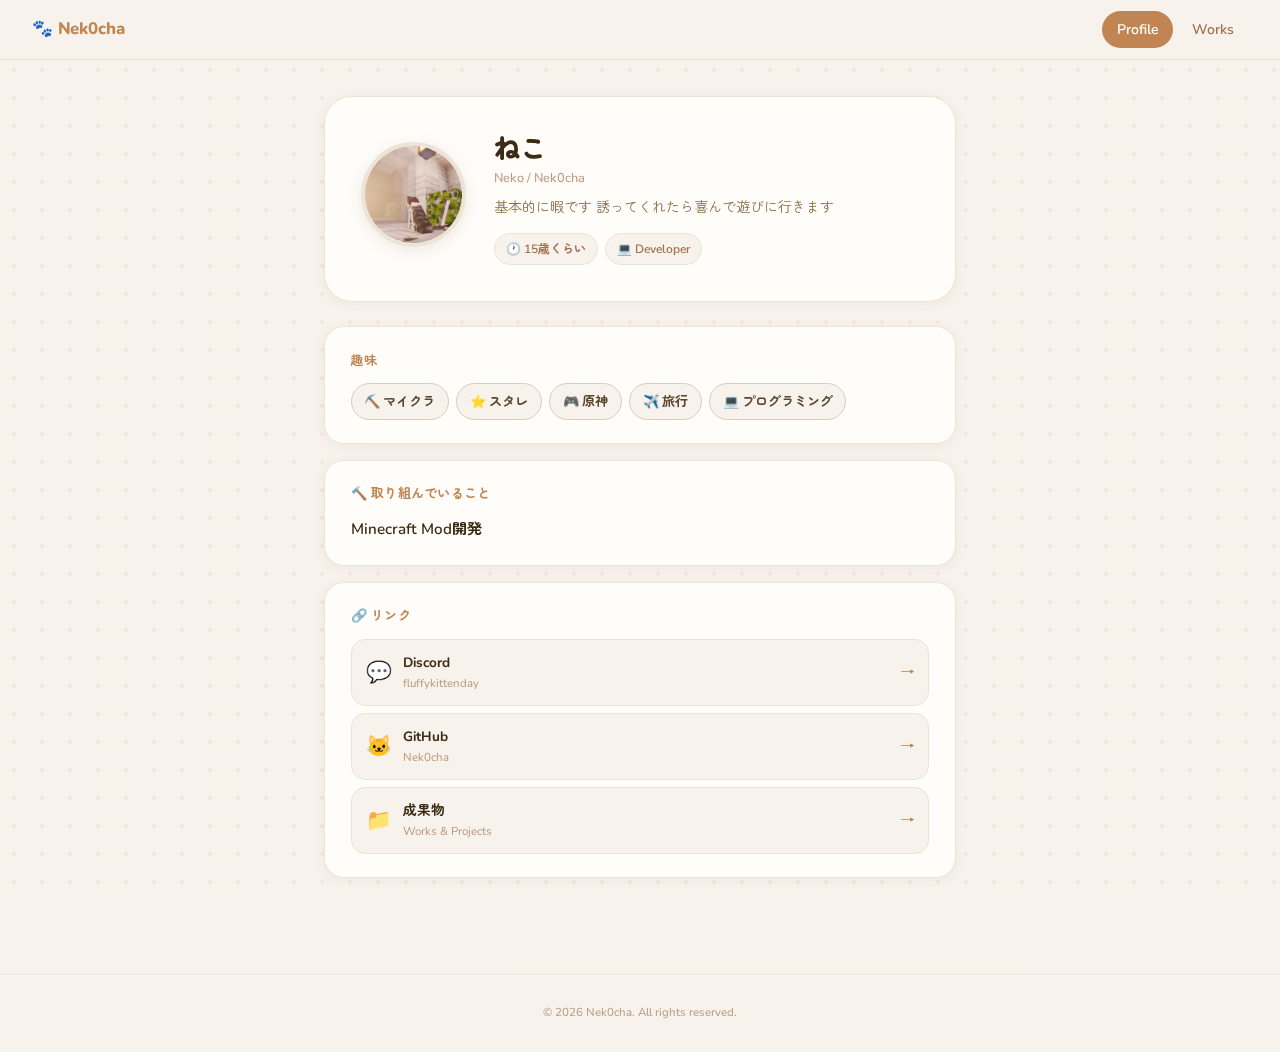
<file: index.html>
<!DOCTYPE html>
<html lang="ja">
<head>
  <meta charset="UTF-8">
  <meta name="viewport" content="width=device-width, initial-scale=1.0">
  <title>Neko - Profile</title>
  <meta name="description" content="ねこ / Nek0cha のプロフィールサイト">
  <!-- OGP -->
  <meta property="og:title" content="Neko - Profile">
  <meta property="og:description" content="ねこ / Nek0cha のプロフィールサイト">
  <meta property="og:type" content="website">
  <meta property="og:image" content="https://ny4n.net/icon.webp">
  <meta property="og:site_name" content="Nek0cha">
  <meta name="twitter:card" content="summary">
  <meta name="twitter:title" content="Neko - Profile">
  <meta name="twitter:description" content="ねこ / Nek0cha のプロフィールサイト">
  <meta name="twitter:image" content="https://ny4n.net/icon.webp">
  <link rel="icon" href="favicon.ico" type="image/x-icon">
  <link rel="stylesheet" href="style.css">
  <link rel="preconnect" href="https://fonts.googleapis.com">
  <link rel="preconnect" href="https://fonts.gstatic.com" crossorigin>
  <link href="https://fonts.googleapis.com/css2?family=Nunito:wght@400;500;600;700;800&family=Zen+Maru+Gothic:wght@400;500;700&display=swap" rel="stylesheet">
</head>
<body>
  <div class="bg-pattern"></div>

  <nav class="navbar">
    <div class="nav-brand">🐾 Nek0cha</div>
    <div class="nav-links">
      <a href="./" class="nav-link active">Profile</a>
      <a href="./works/" class="nav-link">Works</a>
    </div>
  </nav>

  <main class="main-container">
    <!-- Hero Section -->
    <section class="hero-section">
      <div class="hero-card">
        <div class="avatar-wrapper">
          <img src="icon.webp" alt="Neko" class="avatar">
        </div>
        <div class="hero-info">
          <h1 class="hero-name">
            <span class="name-main">ねこ</span>
            <span class="name-sub">Neko / Nek0cha</span>
          </h1>
          <p class="hero-tagline">基本的に暇です 誘ってくれたら喜んで遊びに行きます</p>
          <div class="hero-badges">
            <span class="badge">🕐 15歳くらい</span>
            <span class="badge">💻 Developer</span>
          </div>
        </div>
      </div>
    </section>

    <!-- Info Cards -->
    <section class="cards-grid">
      <!-- 趣味 -->
      <div class="info-card">
        <h3 class="card-title">趣味</h3>
        <div class="card-content">
          <div class="hobby-tags">
            <span class="hobby-tag">⛏️ マイクラ</span>
            <span class="hobby-tag">⭐ スタレ</span>
            <span class="hobby-tag">🎮 原神</span>
            <span class="hobby-tag">✈️ 旅行</span>
            <span class="hobby-tag">💻 プログラミング</span>
          </div>
        </div>
      </div>

      <!-- 取り組み -->
      <div class="info-card">
        <h3 class="card-title">🔨 取り組んでいること</h3>
        <div class="card-content">
          <p class="activity-text">Minecraft Mod開発</p>
        </div>
      </div>

      <!-- リンク -->
      <div class="info-card card-links">
        <h3 class="card-title">🔗 リンク</h3>
        <div class="card-content">
          <a href="https://discord.gg/dSEc7TXW" target="_blank" rel="noopener" class="link-item">
            <span class="link-emoji">💬</span>
            <div class="link-info">
              <span class="link-label">Discord</span>
              <span class="link-value">fluffykittenday</span>
            </div>
            <span class="link-arrow">→</span>
          </a>
          <a href="https://github.com/Nek0cha" target="_blank" rel="noopener" class="link-item">
            <span class="link-emoji">🐱</span>
            <div class="link-info">
              <span class="link-label">GitHub</span>
              <span class="link-value">Nek0cha</span>
            </div>
            <span class="link-arrow">→</span>
          </a>
          <a href="./works/" class="link-item">
            <span class="link-emoji">📁</span>
            <div class="link-info">
              <span class="link-label">成果物</span>
              <span class="link-value">Works & Projects</span>
            </div>
            <span class="link-arrow">→</span>
          </a>
        </div>
      </div>
    </section>
  </main>

  <footer class="footer">
    <p>&copy; 2026 Nek0cha. All rights reserved.</p>
  </footer>

  <script src="script.js"></script>
</body>
</html>
</file>
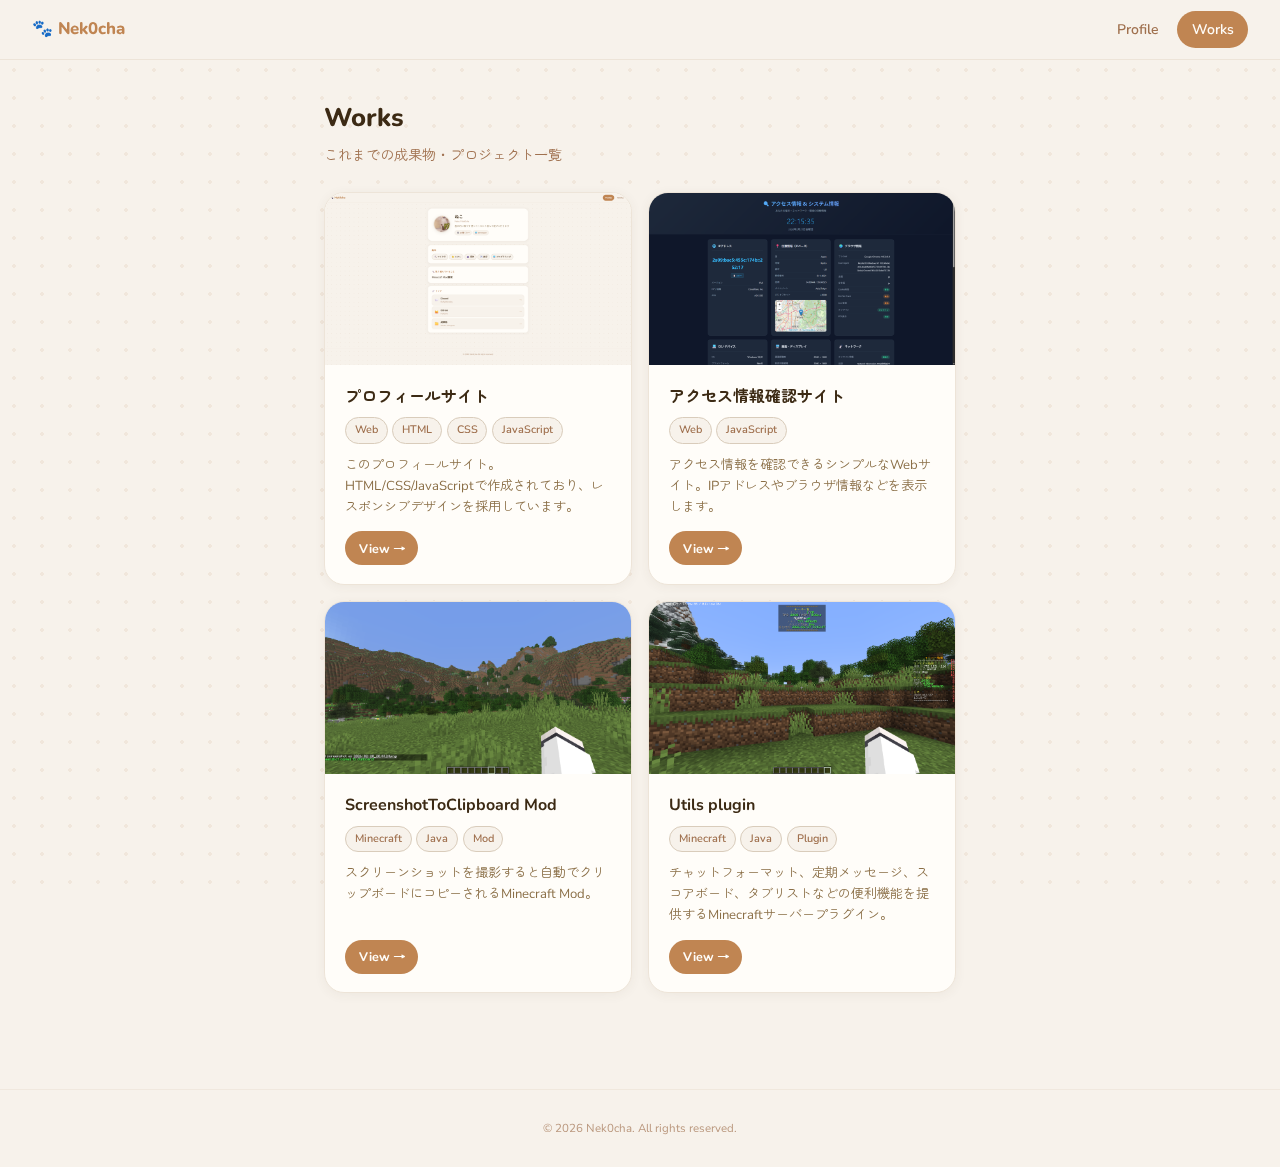
<file: works/index.html>
<!DOCTYPE html>
<html lang="ja">
<head>
  <meta charset="UTF-8">
  <meta name="viewport" content="width=device-width, initial-scale=1.0">
  <title>Neko - Works</title>
  <meta name="description" content="ねこ / Nek0cha の成果物・プロジェクト一覧">
  <!-- OGP -->
  <meta property="og:title" content="Neko - Works">
  <meta property="og:description" content="ねこ / Nek0cha の成果物・プロジェクト一覧">
  <meta property="og:type" content="website">
  <meta property="og:image" content="https://ny4n.net/icon.webp">
  <meta property="og:site_name" content="Nek0cha">
  <meta name="twitter:card" content="summary">
  <meta name="twitter:title" content="Neko - Works">
  <meta name="twitter:description" content="ねこ / Nek0cha の成果物・プロジェクト一覧">
  <meta name="twitter:image" content="https://ny4n.net/icon.webp">
  <link rel="icon" href="../favicon.ico" type="image/x-icon">
  <link rel="stylesheet" href="../style.css">
  <link rel="preconnect" href="https://fonts.googleapis.com">
  <link rel="preconnect" href="https://fonts.gstatic.com" crossorigin>
  <link href="https://fonts.googleapis.com/css2?family=Nunito:wght@400;500;600;700;800&family=Zen+Maru+Gothic:wght@400;500;700&display=swap" rel="stylesheet">
</head>
<body>
  <div class="bg-pattern"></div>

  <nav class="navbar">
    <div class="nav-brand">🐾 Nek0cha</div>
    <div class="nav-links">
      <a href="../" class="nav-link">Profile</a>
      <a href="./" class="nav-link active">Works</a>
    </div>
  </nav>

  <main class="main-container">
    <section class="works-header">
      <h1>Works</h1>
      <p>これまでの成果物・プロジェクト一覧</p>
    </section>

    <section class="works-grid" id="works-grid">
      <!-- 
        成果物を追加するには、下の worksData 配列にオブジェクトを追加してください。
        カードは JavaScript で自動生成されます。
      -->
    </section>
  </main>

  <footer class="footer">
    <p>&copy; 2026 Nek0cha. All rights reserved.</p>
  </footer>

  <script src="../script.js"></script>
  <script>
    // =============================================
    // 成果物データ — ここに追加してください
    // =============================================
    const worksData = [
      // --- サンプル ---
      {
        title: "プロフィールサイト",
        description: "このプロフィールサイト。HTML/CSS/JavaScriptで作成されており、レスポンシブデザインを採用しています。",
        image: "../assets/profilepage.png",                  // 画像パス（nullまたは""ならNO IMAGE表示）
        link: "https://github.com/Nek0cha/ProfileSite",                    // リンクURL
        tags: ["Web", "HTML", "CSS", "JavaScript"]   // タグ（任意）
      },
      {
        title: "アクセス情報確認サイト",
        description: "アクセス情報を確認できるシンプルなWebサイト。IPアドレスやブラウザ情報などを表示します。",
        image: "../assets/infopage.png",                  // 画像パス（nullまたは""ならNO IMAGE表示）
        link: "https://info.neko-devs.net/",                    // リンクURL
        tags: ["Web", "JavaScript"]   // タグ（任意）
      },
      {
        title: "ScreenshotToClipboard Mod",
        description: "スクリーンショットを撮影すると自動でクリップボードにコピーされるMinecraft Mod。",
        image: "../assets/sstoclip.png",                  // 画像パス（nullまたは""ならNO IMAGE表示）
        link: "https://github.com/Nek0cha/ScreenshotToClipboard",                    // リンクURL
        tags: ["Minecraft", "Java", "Mod"]   // タグ（任意）
      },
      {
        title: "Utils plugin",
        description: "チャットフォーマット、定期メッセージ、スコアボード、タブリストなどの便利機能を提供するMinecraftサーバープラグイン。",
        image: "../assets/utilsplugin.png",                  // 画像パス（nullまたは""ならNO IMAGE表示）
        link: "https://github.com/Nek0cha/UtilsPlugin",                    // リンクURL
        tags: ["Minecraft", "Java", "Plugin"]   // タグ（任意）
      },
      // --- ここに成果物を追加 ---
      // {
      //   title: "プロジェクト名",
      //   description: "説明文をここに書く",
      //   image: "images/project.png",  // 画像パス or null
      //   link: "https://example.com",  // リンク先
      //   tags: ["タグ1", "タグ2"]
      // },
    ];

    renderWorks(worksData);
  </script>
</body>
</html>
</file>
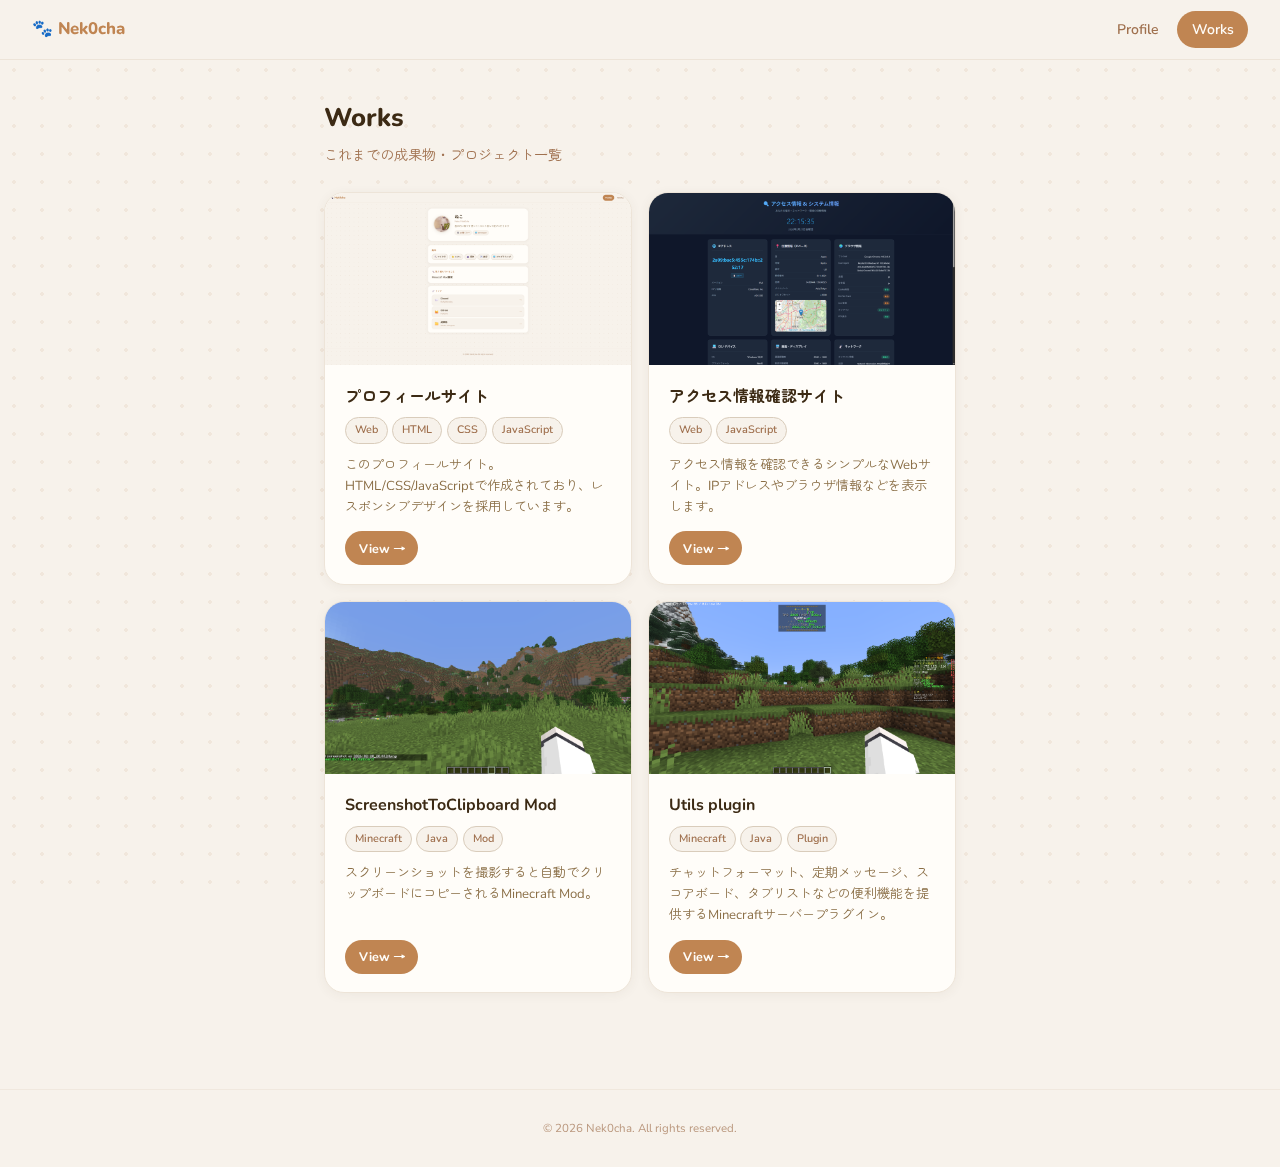
<file: works.html>
<!DOCTYPE html>
<html lang="ja">
<head>
  <meta charset="UTF-8">
  <meta name="viewport" content="width=device-width, initial-scale=1.0">
  <title>Neko - Works</title>
  <link rel="icon" href="favicon.ico" type="image/x-icon">
  <link rel="stylesheet" href="style.css">
  <link rel="preconnect" href="https://fonts.googleapis.com">
  <link rel="preconnect" href="https://fonts.gstatic.com" crossorigin>
  <link href="https://fonts.googleapis.com/css2?family=Nunito:wght@400;500;600;700;800&family=Zen+Maru+Gothic:wght@400;500;700&display=swap" rel="stylesheet">
</head>
<body>
  <div class="bg-pattern"></div>

  <nav class="navbar">
    <div class="nav-brand">🐾 Nek0cha</div>
    <div class="nav-links">
      <a href="index.html" class="nav-link">Profile</a>
      <a href="works.html" class="nav-link active">Works</a>
    </div>
  </nav>

  <main class="main-container">
    <section class="works-header">
      <h1>Works</h1>
      <p>これまでの成果物・プロジェクト一覧</p>
    </section>

    <section class="works-grid" id="works-grid">
      <!-- 
        成果物を追加するには、下の worksData 配列にオブジェクトを追加してください。
        カードは JavaScript で自動生成されます。
      -->
    </section>
  </main>

  <footer class="footer">
    <p>&copy; 2026 Nek0cha. All rights reserved.</p>
  </footer>

  <script src="script.js"></script>
  <script>
    // =============================================
    // 成果物データ — ここに追加してください
    // =============================================
    const worksData = [
      // --- サンプル ---
      {
        title: "プロフィールサイト",
        description: "このプロフィールサイト。HTML/CSS/JavaScriptで作成されており、レスポンシブデザインを採用しています。",
        image: "assets/profilepage.png",                  // 画像パス（nullまたは""ならNO IMAGE表示）
        link: "https://github.com/Nek0cha/ProfileSite",                    // リンクURL
        tags: ["Web", "HTML", "CSS", "JavaScript"]   // タグ（任意）
      },
      {
        title: "アクセス情報確認サイト",
        description: "アクセス情報を確認できるシンプルなWebサイト。IPアドレスやブラウザ情報などを表示します。",
        image: "assets/infopage.png",                  // 画像パス（nullまたは""ならNO IMAGE表示）
        link: "https://info.neko-devs.net/",                    // リンクURL
        tags: ["Web", "JavaScript"]   // タグ（任意）
      },
      {
        title: "ScreenshotToClipboard Mod",
        description: "スクリーンショットを撮影すると自動でクリップボードにコピーされるMinecraft Mod。",
        image: "assets/sstoclip.png",                  // 画像パス（nullまたは""ならNO IMAGE表示）
        link: "https://github.com/Nek0cha/ScreenshotToClipboard",                    // リンクURL
        tags: ["Minecraft", "Java", "Mod"]   // タグ（任意）
      },
      {
        title: "Utils plugin",
        description: "チャットフォーマット、定期メッセージ、スコアボード、タブリストなどの便利機能を提供するMinecraftサーバープラグイン。",
        image: "assets/utilsplugin.png",                  // 画像パス（nullまたは""ならNO IMAGE表示）
        link: "https://github.com/Nek0cha/UtilsPlugin",                    // リンクURL
        tags: ["Minecraft", "Java", "Plugin"]   // タグ（任意）
      },
      // --- ここに成果物を追加 ---
      // {
      //   title: "プロジェクト名",
      //   description: "説明文をここに書く",
      //   image: "images/project.png",  // 画像パス or null
      //   link: "https://example.com",  // リンク先
      //   tags: ["タグ1", "タグ2"]
      // },
    ];

    renderWorks(worksData);
  </script>
</body>
</html>
</file>
<file: style.css>
/* =========================================================
   おしゃれ Cat & Wood — Warm Profile Theme
   =========================================================
   Inspired by: Notion (余白), Muji (ナチュラル), Pinterest (カード)
   Color story : 猫の毛色 × 木目 × クリーム
   ========================================================= */

/* ---------- Reset ---------- */
*,
*::before,
*::after {
  margin: 0;
  padding: 0;
  box-sizing: border-box;
}

:root {
  /* ── Palette ── */
  --cream:        #F7F2EB;
  --cream-light:  #FBF8F4;
  --latte:        #EDE4D8;
  --sand:         #D9CCBB;
  --caramel:      #C08552;
  --caramel-light:#D4A574;
  --toffee:       #A0714F;
  --wood:         #8B6F47;
  --bark:         #5C452E;
  --espresso:     #3C2A14;

  --dot-color:    rgba(192, 133, 82, 0.10);
  --dot-size:     2px;
  --dot-gap:      28px;

  --card-bg:      #FFFDF9;
  --card-border:  #EDE4D8;
  --card-shadow:  0 2px 12px rgba(92, 69, 46, 0.06);
  --card-shadow-hover: 0 6px 24px rgba(92, 69, 46, 0.10);

  --radius-sm:  10px;
  --radius-md:  14px;
  --radius-lg:  20px;
  --radius-xl:  28px;
  --radius-full: 9999px;

  --ease: cubic-bezier(0.4, 0, 0.2, 1);
}

html { scroll-behavior: smooth; }

body {
  font-family: 'Nunito', 'Zen Maru Gothic', -apple-system, BlinkMacSystemFont, sans-serif;
  background-color: var(--cream);
  color: var(--espresso);
  line-height: 1.7;
  min-height: 100vh;
  overflow-x: hidden;
  -webkit-font-smoothing: antialiased;
}

/* ---------- Background Pattern (polka dots) ---------- */
.bg-pattern {
  position: fixed;
  inset: 0;
  z-index: 0;
  pointer-events: none;
  background-image:
    radial-gradient(circle, var(--dot-color) var(--dot-size), transparent var(--dot-size));
  background-size: var(--dot-gap) var(--dot-gap);
  background-position: 0 0;
}

/* ---------- Navbar ---------- */
.navbar {
  position: fixed;
  top: 0;
  left: 0;
  right: 0;
  z-index: 100;
  display: flex;
  align-items: center;
  justify-content: space-between;
  padding: 0 2rem;
  height: 60px;
  background: rgba(247, 242, 235, 0.85);
  backdrop-filter: blur(16px) saturate(1.4);
  -webkit-backdrop-filter: blur(16px) saturate(1.4);
  border-bottom: 1px solid var(--latte);
}

.nav-brand {
  font-size: 1.05rem;
  font-weight: 800;
  color: var(--caramel);
  letter-spacing: -0.01em;
}

.nav-links {
  display: flex;
  gap: 0.25rem;
}

.nav-link {
  position: relative;
  padding: 0.4rem 0.9rem;
  color: var(--toffee);
  text-decoration: none;
  font-size: 0.875rem;
  font-weight: 600;
  border-radius: var(--radius-full);
  transition: all 0.2s var(--ease);
}

.nav-link:hover {
  color: var(--espresso);
  background: rgba(192, 133, 82, 0.08);
}

.nav-link.active {
  color: var(--card-bg);
  background: var(--caramel);
}

/* ---------- Main Container ---------- */
.main-container {
  position: relative;
  z-index: 1;
  max-width: 680px;
  margin: 0 auto;
  padding: 96px 1.5rem 3rem;
}

/* =========================================================
   Hero Card
   ========================================================= */
.hero-section {
  margin-bottom: 1.5rem;
}

.hero-card {
  display: flex;
  align-items: center;
  gap: 1.75rem;
  padding: 2.25rem;
  background: var(--card-bg);
  border: 1px solid var(--card-border);
  border-radius: var(--radius-xl);
  box-shadow: var(--card-shadow);
  animation: pop-in 0.5s var(--ease) both;
}

/* ── Avatar ── */
.avatar-wrapper {
  position: relative;
  flex-shrink: 0;
}

.avatar {
  width: 105px;
  height: 105px;
  border-radius: 50%;
  object-fit: cover;
  border: 4px solid var(--latte);
  box-shadow: 0 4px 16px rgba(92, 69, 46, 0.10);
  transition: transform 0.4s var(--ease), border-color 0.3s;
}

.avatar:hover {
  transform: scale(1.05) rotate(-3deg);
  border-color: var(--caramel-light);
}

/* ── Hero Info ── */
.hero-info {
  min-width: 0;
}

.hero-name {
  display: flex;
  flex-direction: column;
  gap: 0.1rem;
  margin-bottom: 0.4rem;
}

.name-main {
  font-size: 1.65rem;
  font-weight: 800;
  color: var(--espresso);
  line-height: 1.25;
}

.name-sub {
  font-size: 0.8rem;
  color: var(--toffee);
  font-weight: 500;
  opacity: 0.7;
}

.hero-tagline {
  font-size: 0.88rem;
  color: var(--wood);
  margin-bottom: 0.85rem;
}

.hero-badges {
  display: flex;
  gap: 0.4rem;
  flex-wrap: wrap;
}

.badge {
  display: inline-flex;
  align-items: center;
  gap: 0.3rem;
  padding: 0.3rem 0.7rem;
  font-size: 0.75rem;
  font-weight: 600;
  border-radius: var(--radius-full);
  background: var(--cream);
  color: var(--toffee);
  border: 1px solid var(--latte);
}

/* =========================================================
   Info Cards
   ========================================================= */
.cards-grid {
  display: grid;
  gap: 1rem;
}

.info-card {
  padding: 1.4rem 1.6rem;
  background: var(--card-bg);
  border: 1px solid var(--card-border);
  border-radius: var(--radius-lg);
  box-shadow: var(--card-shadow);
  transition: box-shadow 0.3s var(--ease), transform 0.3s var(--ease);
  animation: pop-in 0.5s var(--ease) both;
}

.info-card:nth-child(1) { animation-delay: 0.06s; }
.info-card:nth-child(2) { animation-delay: 0.12s; }
.info-card:nth-child(3) { animation-delay: 0.18s; }

.info-card:hover {
  box-shadow: var(--card-shadow-hover);
  transform: translateY(-3px);
}

.card-title {
  font-size: 0.82rem;
  font-weight: 700;
  color: var(--caramel);
  margin-bottom: 0.7rem;
  letter-spacing: 0.02em;
}

/* ── Hobby Tags ── */
.hobby-tags {
  display: flex;
  flex-wrap: wrap;
  gap: 0.45rem;
}

.hobby-tag {
  display: inline-flex;
  align-items: center;
  gap: 0.25rem;
  padding: 0.4rem 0.8rem;
  font-size: 0.82rem;
  font-weight: 600;
  background: var(--cream);
  border: 1px solid var(--sand);
  border-radius: var(--radius-full);
  color: var(--bark);
  transition: all 0.2s var(--ease);
  cursor: default;
}

.hobby-tag:hover {
  background: var(--latte);
  border-color: var(--caramel-light);
  transform: translateY(-2px);
}

/* ── Activity ── */
.activity-text {
  font-size: 0.95rem;
  font-weight: 600;
  color: var(--espresso);
}

/* ── Links ── */
.card-links .card-content {
  display: flex;
  flex-direction: column;
  gap: 0.45rem;
}

.link-item {
  display: flex;
  align-items: center;
  gap: 0.7rem;
  padding: 0.7rem 0.9rem;
  background: var(--cream);
  border: 1px solid var(--latte);
  border-radius: var(--radius-md);
  text-decoration: none;
  color: inherit;
  transition: all 0.2s var(--ease);
}

.link-item:hover {
  background: var(--latte);
  border-color: var(--caramel-light);
  transform: translateX(4px);
}

.link-emoji {
  font-size: 1.3rem;
  line-height: 1;
  flex-shrink: 0;
}

.link-info {
  display: flex;
  flex-direction: column;
  min-width: 0;
  flex: 1;
}

.link-label {
  font-size: 0.85rem;
  font-weight: 700;
  color: var(--espresso);
}

.link-value {
  font-size: 0.72rem;
  color: var(--toffee);
  opacity: 0.7;
  white-space: nowrap;
  overflow: hidden;
  text-overflow: ellipsis;
}

.link-arrow {
  font-size: 0.9rem;
  color: var(--caramel);
  flex-shrink: 0;
  transition: transform 0.2s var(--ease);
}

.link-item:hover .link-arrow {
  transform: translateX(3px);
}

/* =========================================================
   Works Page
   ========================================================= */
.works-header {
  margin-bottom: 1.5rem;
  animation: pop-in 0.5s var(--ease) both;
}

.works-header h1 {
  font-size: 1.6rem;
  font-weight: 800;
  color: var(--espresso);
  margin-bottom: 0.3rem;
}

.works-header p {
  color: var(--toffee);
  font-size: 0.88rem;
}

.works-grid {
  display: grid;
  grid-template-columns: repeat(auto-fill, minmax(300px, 1fr));
  gap: 1rem;
}

.work-card {
  background: var(--card-bg);
  border: 1px solid var(--card-border);
  border-radius: var(--radius-lg);
  overflow: hidden;
  box-shadow: var(--card-shadow);
  transition: all 0.3s var(--ease);
  display: flex;
  flex-direction: column;
  animation: pop-in 0.5s var(--ease) both;
}

.work-card:nth-child(1) { animation-delay: 0.04s; }
.work-card:nth-child(2) { animation-delay: 0.08s; }
.work-card:nth-child(3) { animation-delay: 0.12s; }
.work-card:nth-child(4) { animation-delay: 0.16s; }
.work-card:nth-child(5) { animation-delay: 0.20s; }
.work-card:nth-child(6) { animation-delay: 0.24s; }

.work-card:hover {
  box-shadow: var(--card-shadow-hover);
  transform: translateY(-5px);
}

.work-card-image {
  position: relative;
  width: 100%;
  aspect-ratio: 16 / 9;
  background: var(--latte);
  overflow: hidden;
}

.work-card-image img {
  width: 100%;
  height: 100%;
  object-fit: cover;
  transition: transform 0.5s var(--ease);
}

.work-card:hover .work-card-image img {
  transform: scale(1.05);
}

.work-card-noimage {
  width: 100%;
  height: 100%;
  display: flex;
  flex-direction: column;
  align-items: center;
  justify-content: center;
  gap: 0.4rem;
  color: var(--sand);
  background:
    radial-gradient(circle, var(--dot-color) var(--dot-size), transparent var(--dot-size));
  background-size: 20px 20px;
}

.work-card-noimage svg {
  opacity: 0.35;
  color: var(--toffee);
}

.work-card-noimage span {
  font-size: 0.7rem;
  font-weight: 700;
  letter-spacing: 0.1em;
  text-transform: uppercase;
  color: var(--toffee);
  opacity: 0.45;
}

.work-card-body {
  padding: 1.15rem 1.25rem;
  display: flex;
  flex-direction: column;
  flex: 1;
}

.work-card-title {
  font-size: 1rem;
  font-weight: 700;
  color: var(--espresso);
  margin-bottom: 0.4rem;
}

.work-card-desc {
  font-size: 0.82rem;
  color: var(--wood);
  line-height: 1.6;
  margin-bottom: 0.85rem;
  flex: 1;
}

.work-card-footer {
  display: flex;
  align-items: center;
  gap: 0.5rem;
}

.work-card-link {
  display: inline-flex;
  align-items: center;
  gap: 0.3rem;
  padding: 0.4rem 0.85rem;
  font-size: 0.78rem;
  font-weight: 700;
  color: var(--card-bg);
  background: var(--caramel);
  border: none;
  border-radius: var(--radius-full);
  text-decoration: none;
  transition: all 0.2s var(--ease);
}

.work-card-link:hover {
  background: var(--toffee);
  transform: translateY(-1px);
}

.work-card-tags {
  display: flex;
  flex-wrap: wrap;
  gap: 0.3rem;
  margin-bottom: 0.7rem;
}

.work-tag {
  display: inline-block;
  padding: 0.18rem 0.55rem;
  font-size: 0.68rem;
  font-weight: 600;
  color: var(--toffee);
  background: var(--cream);
  border: 1px solid var(--sand);
  border-radius: var(--radius-full);
}

/* =========================================================
   Footer
   ========================================================= */
.footer {
  position: relative;
  z-index: 1;
  text-align: center;
  padding: 1.8rem 1.5rem;
  color: var(--toffee);
  font-size: 0.72rem;
  border-top: 1px solid var(--latte);
  margin-top: 3rem;
  opacity: 0.7;
}

/* =========================================================
   Animations
   ========================================================= */
@keyframes pop-in {
  from {
    opacity: 0;
    transform: translateY(16px) scale(0.98);
  }
  to {
    opacity: 1;
    transform: translateY(0) scale(1);
  }
}

/* =========================================================
   Responsive
   ========================================================= */
@media (max-width: 640px) {
  .navbar {
    padding: 0 1rem;
  }

  .main-container {
    padding: 80px 1rem 2rem;
  }

  .hero-card {
    flex-direction: column;
    text-align: center;
    padding: 2rem 1.5rem;
    gap: 1rem;
  }

  .hero-badges {
    justify-content: center;
  }

  .avatar {
    width: 88px;
    height: 88px;
  }

  .name-main {
    font-size: 1.4rem;
  }

  .works-grid {
    grid-template-columns: 1fr;
  }

  .work-card:hover {
    transform: none;
  }
}

/* =========================================================
   Scrollbar
   ========================================================= */
::-webkit-scrollbar {
  width: 7px;
}

::-webkit-scrollbar-track {
  background: var(--cream);
}

::-webkit-scrollbar-thumb {
  background: var(--sand);
  border-radius: 4px;
}

::-webkit-scrollbar-thumb:hover {
  background: var(--caramel-light);
}

/* =========================================================
   Selection
   ========================================================= */
::selection {
  background: rgba(192, 133, 82, 0.2);
  color: var(--espresso);
}
</file>
